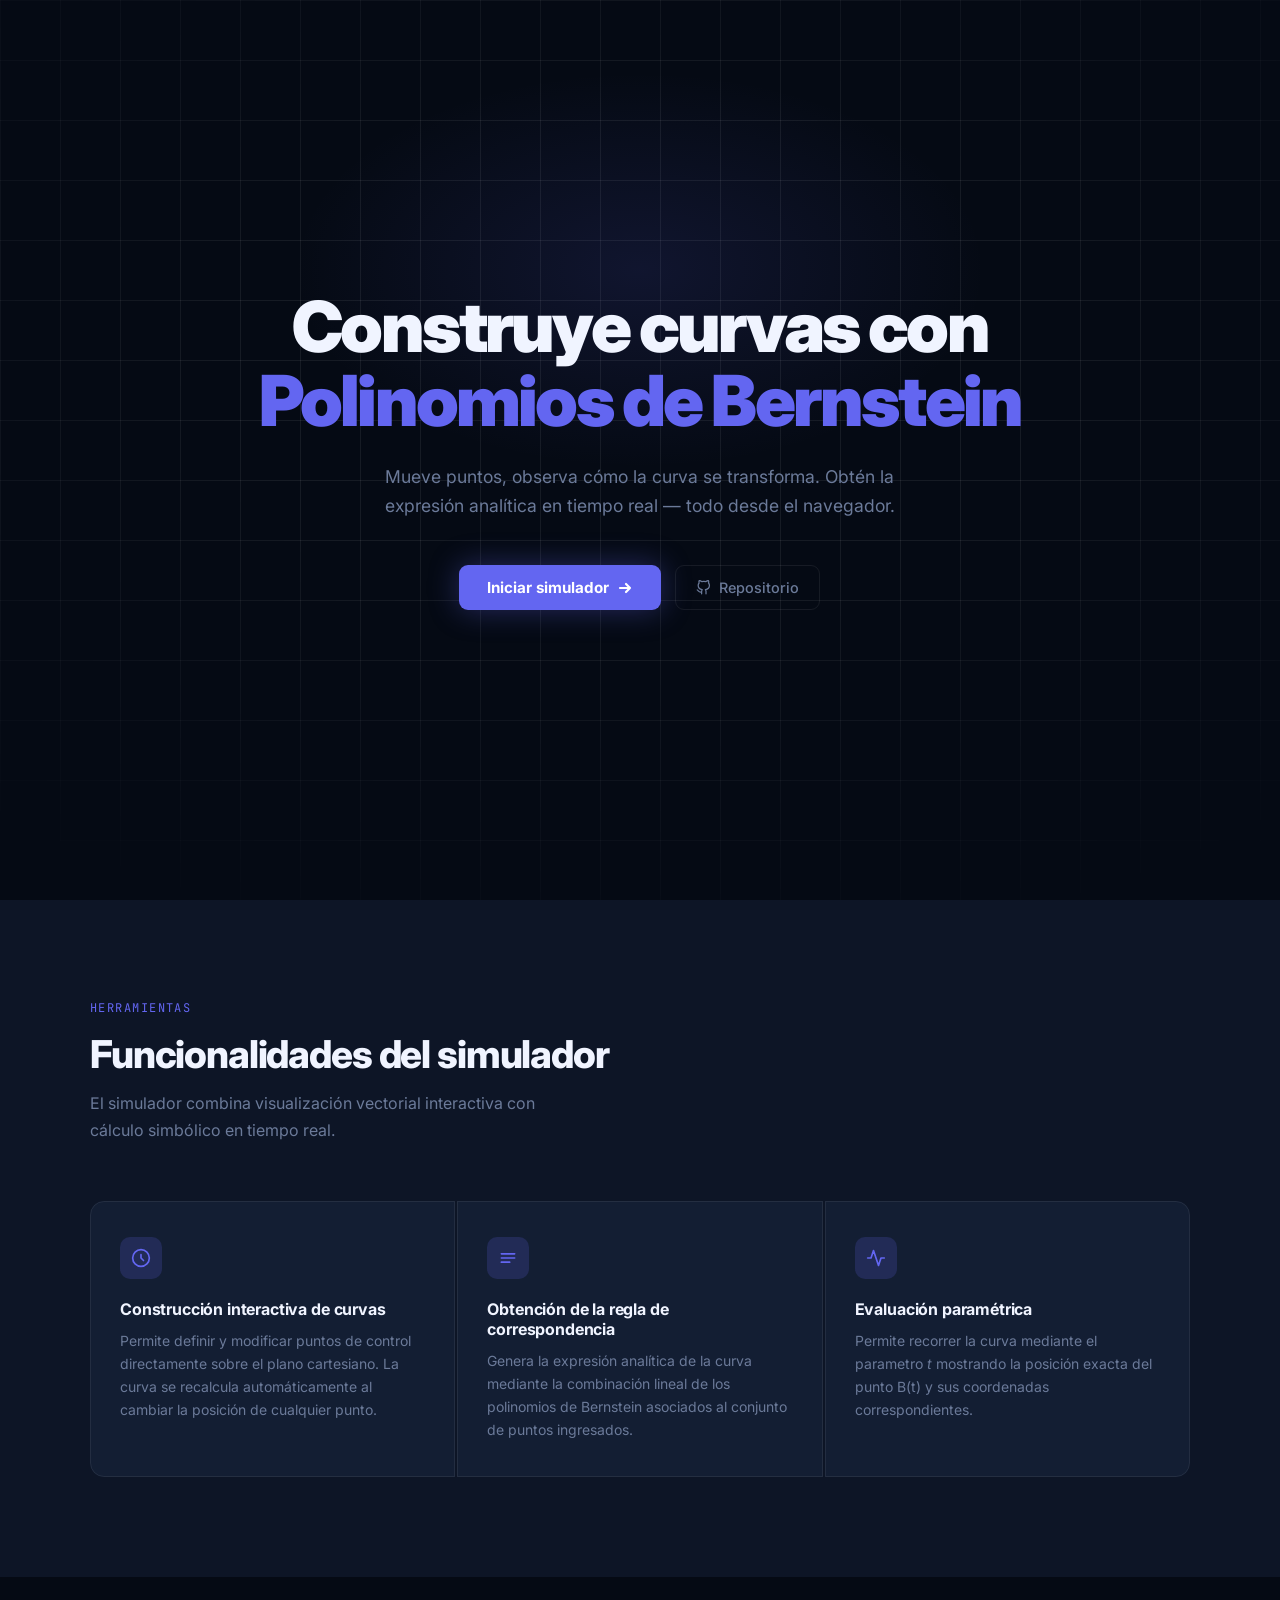
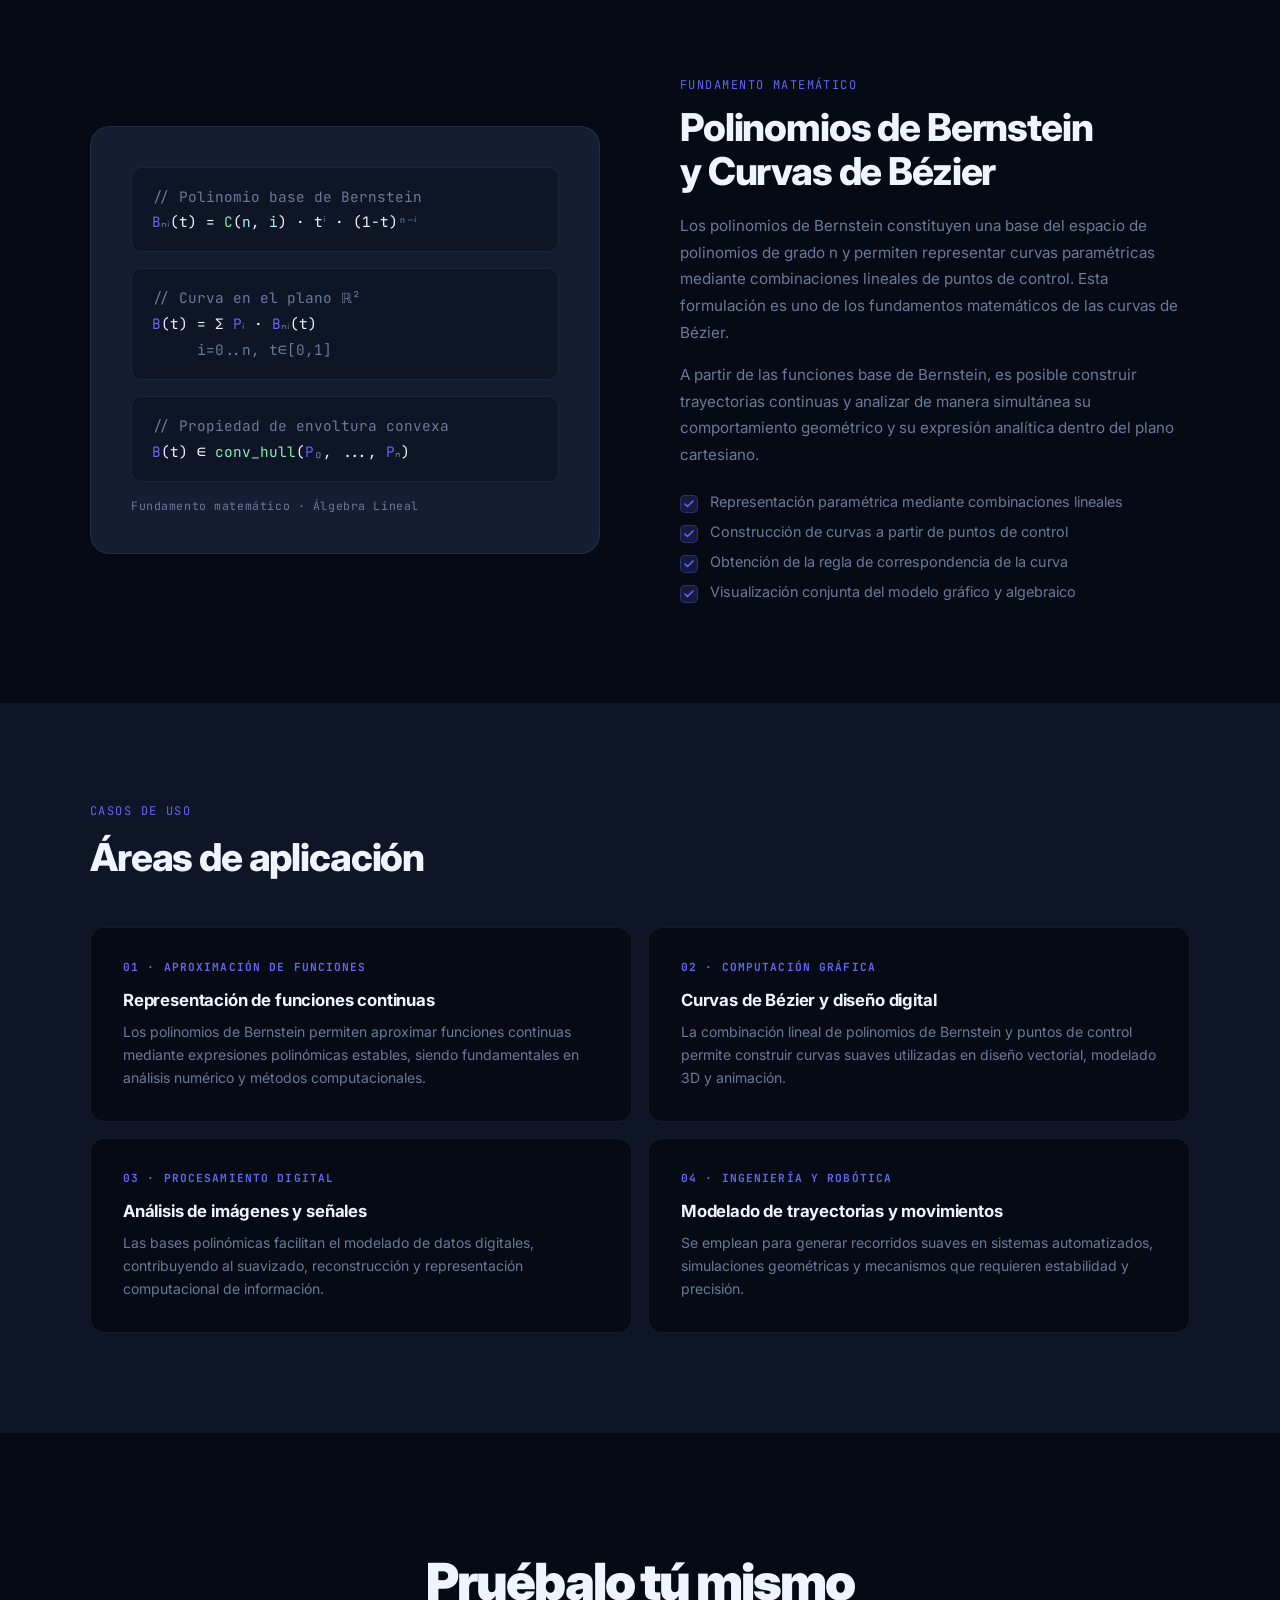
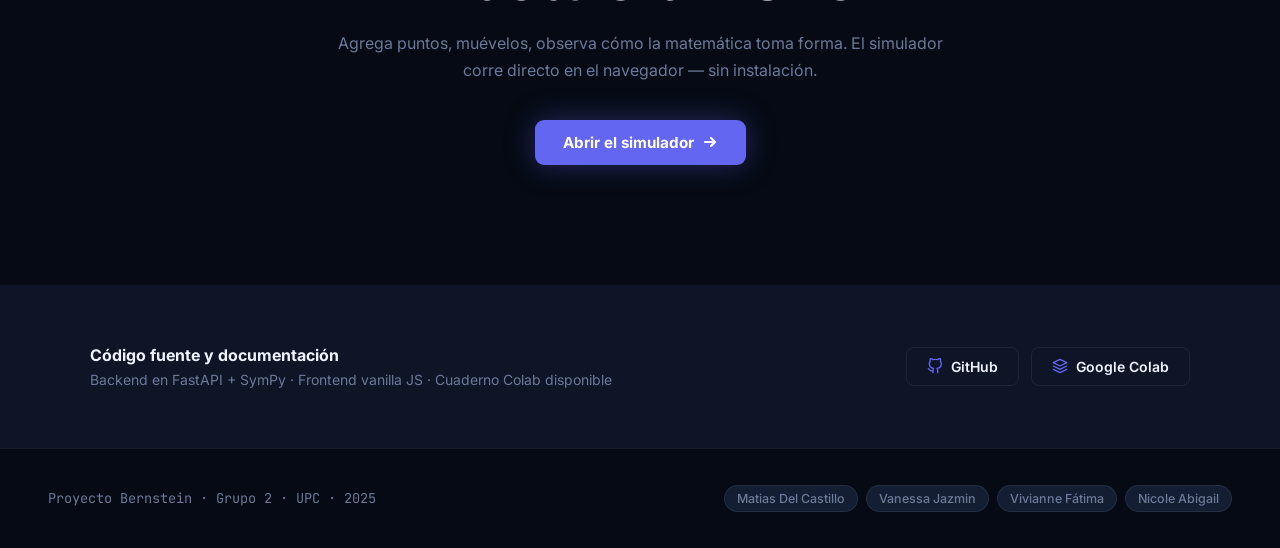
<file: frontend/index.html>
<!DOCTYPE html>
<html lang="es">
<head>
    <meta charset="UTF-8">
    <meta name="viewport" content="width=device-width, initial-scale=1.0">
    <title>Proyecto Bernstein · Grupo 2</title>
    <link rel="preconnect" href="https://fonts.googleapis.com">
    <link rel="preconnect" href="https://fonts.gstatic.com" crossorigin>
    <link href="https://fonts.googleapis.com/css2?family=Inter:wght@400;500;600;700;900&family=JetBrains+Mono:wght@400;500;700&display=swap" rel="stylesheet">
    <style>
        *, *::before, *::after { box-sizing: border-box; margin: 0; padding: 0; }

        :root {
            --black:   #050A14;
            --dark:    #0D1526;
            --surface: #131E33;
            --border:  rgba(255,255,255,0.07);
            --indigo:  #6366f1;
            --indigo-dim: rgba(99,102,241,0.18);
            --indigo-glow: rgba(99,102,241,0.45);
            --white:   #F0F4FF;
            --muted:   #6B7A99;
            --mono: 'JetBrains Mono', monospace;
            --sans: 'Inter', system-ui, sans-serif;
        }

        html { scroll-behavior: smooth; }

        body {
            font-family: var(--sans);
            background: var(--black);
            color: var(--white);
            -webkit-font-smoothing: antialiased;
            overflow-x: hidden;
        }

        /* ─── HERO ─── */
        .hero {
            min-height: 100vh;
            display: flex;
            flex-direction: column;
            align-items: center;
            justify-content: center;
            position: relative;
            overflow: hidden;
            padding: 60px 24px;
        }

        /* Subtle grid background */
        .hero::before {
            content: '';
            position: absolute;
            inset: 0;
            background-image:
                linear-gradient(var(--border) 1px, transparent 1px),
                linear-gradient(90deg, var(--border) 1px, transparent 1px);
            background-size: 60px 60px;
            mask-image: radial-gradient(ellipse 80% 70% at 50% 40%, black 40%, transparent 100%);
        }

        /* Glow behind hero */
        .hero-glow {
            position: absolute;
            top: 30%;
            left: 50%;
            transform: translate(-50%, -50%);
            width: 700px;
            height: 400px;
            background: radial-gradient(ellipse, rgba(99,102,241,0.12) 0%, transparent 70%);
            pointer-events: none;
        }

        .hero-content {
            position: relative;
            z-index: 2;
            text-align: center;
            max-width: 820px;
        }

        .eyebrow {
            display: inline-flex;
            align-items: center;
            gap: 8px;
            font-family: var(--mono);
            font-size: 0.78rem;
            font-weight: 500;
            color: var(--indigo);
            letter-spacing: 0.12em;
            text-transform: uppercase;
            margin-bottom: 28px;
            padding: 6px 14px;
            border: 1px solid rgba(99,102,241,0.3);
            border-radius: 100px;
            background: rgba(99,102,241,0.07);
        }
        .eyebrow::before {
            content: '';
            width: 6px; height: 6px;
            background: var(--indigo);
            border-radius: 50%;
        }

        h1 {
            font-size: clamp(2.6rem, 5.5vw, 4.4rem);
            font-weight: 900;
            line-height: 1.05;
            letter-spacing: -0.04em;
            color: var(--white);
            margin-bottom: 24px;
        }
        h1 em {
            font-style: normal;
            color: var(--indigo);
            position: relative;
        }

        .hero-sub {
            font-size: 1.1rem;
            color: var(--muted);
            line-height: 1.7;
            max-width: 560px;
            margin: 0 auto 44px;
        }

        .hero-buttons {
            display: flex;
            align-items: center;
            justify-content: center;
            gap: 14px;
        }
        .btn-main {
            display: inline-flex;
            align-items: center;
            gap: 8px;
            background: var(--indigo);
            color: #fff;
            font-family: var(--sans);
            font-weight: 700;
            font-size: 0.95rem;
            padding: 13px 28px;
            border-radius: 9px;
            text-decoration: none;
            box-shadow: 0 0 30px rgba(99,102,241,0.35);
            transition: box-shadow 0.2s, transform 0.15s;
        }
        .btn-main:hover {
            box-shadow: 0 0 50px rgba(99,102,241,0.55);
            transform: translateY(-2px);
        }
        .btn-main svg { transition: transform 0.2s; }
        .btn-main:hover svg { transform: translateX(3px); }

        .btn-ghost {
            display: inline-flex;
            align-items: center;
            gap: 8px;
            color: var(--muted);
            font-size: 0.9rem;
            font-weight: 500;
            text-decoration: none;
            padding: 13px 20px;
            border: 1px solid var(--border);
            border-radius: 9px;
            transition: color 0.2s, border-color 0.2s;
        }
        .btn-ghost:hover { color: var(--white); border-color: rgba(255,255,255,0.2); }

        /* ─── SECTION BASE ─── */
        section { padding: 100px 24px; }
        .section-inner { max-width: 1100px; margin: 0 auto; }

        /* ─── FEATURES ─── */
        #features { background: var(--dark); }
        .section-eyebrow {
            font-family: var(--mono);
            font-size: 0.75rem;
            color: var(--indigo);
            letter-spacing: 0.12em;
            text-transform: uppercase;
            margin-bottom: 16px;
        }
        .section-title {
            font-size: clamp(1.8rem, 3vw, 2.8rem);
            font-weight: 800;
            letter-spacing: -0.03em;
            line-height: 1.15;
            margin-bottom: 14px;
        }
        .section-desc {
            color: var(--muted);
            font-size: 1rem;
            line-height: 1.7;
            max-width: 480px;
            margin-bottom: 56px;
        }
        .features-grid {
            display: grid;
            grid-template-columns: repeat(3, 1fr);
            gap: 2px;
        }
        .feature-card {
            background: var(--surface);
            padding: 36px 30px;
            position: relative;
            overflow: hidden;
            transition: background 0.2s;
        }
        .feature-card:first-child { border-radius: 14px 0 0 14px; }
        .feature-card:last-child  { border-radius: 0 14px 14px 0; }
        .feature-card:hover { background: rgba(30,42,65,0.9); }
        .feature-card::after {
            content: '';
            position: absolute;
            inset: 0;
            border: 1px solid var(--border);
            pointer-events: none;
        }
        .feature-card:first-child::after { border-radius: 14px 0 0 14px; }
        .feature-card:last-child::after  { border-radius: 0 14px 14px 0; }

        .feature-icon {
            width: 42px; height: 42px;
            background: var(--indigo-dim);
            border-radius: 10px;
            display: flex; align-items: center; justify-content: center;
            margin-bottom: 20px;
            color: var(--indigo);
        }
        .feature-card h3 {
            font-size: 1rem;
            font-weight: 700;
            margin-bottom: 10px;
            letter-spacing: -0.01em;
        }
        .feature-card p {
            font-size: 0.875rem;
            color: var(--muted);
            line-height: 1.65;
        }

        /* ─── SPLIT SECTION ─── */
        #fundamento { background: var(--black); }
        .split-grid {
            display: grid;
            grid-template-columns: 1fr 1fr;
            gap: 80px;
            align-items: center;
        }
        .split-visual {
            background: var(--surface);
            border: 1px solid var(--border);
            border-radius: 20px;
            padding: 40px;
            display: flex;
            flex-direction: column;
            gap: 16px;
        }
        .formula-block {
            background: var(--dark);
            border: 1px solid var(--border);
            border-radius: 10px;
            padding: 16px 20px;
            font-family: var(--mono);
            font-size: 0.9rem;
            color: var(--white);
            line-height: 1.8;
        }
        .formula-block .kw  { color: var(--indigo); }
        .formula-block .num { color: #a5f3fc; }
        .formula-block .fn  { color: #86efac; }
        .formula-block .dim { color: var(--muted); }
        .formula-caption {
            font-family: var(--mono);
            font-size: 0.72rem;
            color: var(--muted);
            letter-spacing: 0.05em;
        }

        .split-text .section-eyebrow { margin-bottom: 12px; }
        .split-text .section-title { margin-bottom: 20px; }
        .split-text p {
            font-size: 0.95rem;
            color: var(--muted);
            line-height: 1.75;
            margin-bottom: 16px;
        }
        .property-list {
            list-style: none;
            display: flex;
            flex-direction: column;
            gap: 10px;
            margin-top: 24px;
        }
        .property-list li {
            display: flex;
            align-items: flex-start;
            gap: 12px;
            font-size: 0.9rem;
            color: var(--muted);
        }
        .property-list li::before {
            content: '';
            width: 18px; height: 18px;
            min-width: 18px;
            background: var(--indigo-dim);
            border: 1px solid rgba(99,102,241,0.3);
            border-radius: 5px;
            margin-top: 2px;
            display: flex;
            align-items: center;
            justify-content: center;
            background-image: url("data:image/svg+xml,%3Csvg xmlns='http://www.w3.org/2000/svg' width='10' height='8' viewBox='0 0 10 8'%3E%3Cpath d='M1 4l2.5 2.5L9 1' stroke='%236366f1' stroke-width='1.6' stroke-linecap='round' stroke-linejoin='round' fill='none'/%3E%3C/svg%3E");
            background-repeat: no-repeat;
            background-position: center;
        }

        /* ─── APLICACIONES ─── */
        #aplicaciones { background: var(--dark); }
        .apps-grid {
            display: grid;
            grid-template-columns: repeat(2, 1fr);
            gap: 16px;
        }
        .app-card {
            border: 1px solid var(--border);
            border-radius: 14px;
            padding: 32px;
            background: var(--black);
            transition: border-color 0.2s, transform 0.2s;
            position: relative;
            overflow: hidden;
        }
        .app-card::before {
            content: '';
            position: absolute;
            top: 0; left: 0; right: 0;
            height: 2px;
            background: linear-gradient(90deg, transparent, var(--indigo), transparent);
            opacity: 0;
            transition: opacity 0.2s;
        }
        .app-card:hover { border-color: rgba(99,102,241,0.35); transform: translateY(-3px); }
        .app-card:hover::before { opacity: 1; }
        .app-num {
            font-family: var(--mono);
            font-size: 0.7rem;
            color: var(--indigo);
            font-weight: 700;
            letter-spacing: 0.1em;
            margin-bottom: 16px;
            display: block;
        }
        .app-card h3 {
            font-size: 1.05rem;
            font-weight: 700;
            letter-spacing: -0.01em;
            margin-bottom: 10px;
        }
        .app-card p {
            font-size: 0.875rem;
            color: var(--muted);
            line-height: 1.65;
        }

        /* ─── CTA FINAL ─── */
        #cta {
            background: var(--black);
            text-align: center;
            padding: 120px 24px;
        }
        .cta-box {
            max-width: 640px;
            margin: 0 auto;
        }
        .cta-box h2 {
            font-size: clamp(2rem, 4vw, 3.2rem);
            font-weight: 900;
            letter-spacing: -0.04em;
            margin-bottom: 20px;
            line-height: 1.1;
        }
        .cta-box p {
            color: var(--muted);
            font-size: 1rem;
            line-height: 1.7;
            margin-bottom: 36px;
        }

        /* ─── RECURSOS ─── */
        #recursos { background: var(--dark); padding: 60px 24px; }
        .recursos-inner {
            max-width: 1100px;
            margin: 0 auto;
            display: flex;
            align-items: center;
            justify-content: space-between;
            gap: 32px;
        }
        .recursos-text h3 {
            font-size: 1rem;
            font-weight: 700;
            margin-bottom: 6px;
        }
        .recursos-text p { font-size: 0.875rem; color: var(--muted); }
        .recursos-links {
            display: flex;
            gap: 12px;
        }
        .res-link {
            display: inline-flex;
            align-items: center;
            gap: 8px;
            font-size: 0.875rem;
            font-weight: 600;
            text-decoration: none;
            color: var(--white);
            padding: 10px 20px;
            border: 1px solid var(--border);
            border-radius: 8px;
            transition: border-color 0.2s, background 0.2s;
        }
        .res-link:hover { border-color: rgba(99,102,241,0.5); background: var(--indigo-dim); }
        .res-link svg { color: var(--indigo); }

        /* ─── FOOTER ─── */
        footer {
            background: var(--black);
            border-top: 1px solid var(--border);
            padding: 36px 48px;
            display: flex;
            align-items: center;
            justify-content: space-between;
            gap: 20px;
            flex-wrap: wrap;
        }
        .footer-brand {
            font-family: var(--mono);
            font-size: 0.85rem;
            color: var(--muted);
        }
        .team-chips {
            display: flex;
            flex-wrap: wrap;
            gap: 8px;
        }
        .chip {
            font-size: 0.78rem;
            font-weight: 500;
            color: var(--muted);
            background: var(--surface);
            border: 1px solid var(--border);
            padding: 5px 12px;
            border-radius: 100px;
        }

        /* ─── RESPONSIVE ─── */
        @media (max-width: 900px) {
            .features-grid { grid-template-columns: 1fr; }
            .feature-card:first-child, .feature-card:last-child { border-radius: 14px; }
            .feature-card::after { border-radius: 14px !important; }
            .split-grid { grid-template-columns: 1fr; gap: 40px; }
            .apps-grid { grid-template-columns: 1fr; }
            .recursos-inner { flex-direction: column; align-items: flex-start; }
            footer { flex-direction: column; text-align: center; align-items: center; padding: 28px 24px; }
        }
        @media (prefers-reduced-motion: reduce) {
            * { animation: none !important; transition: none !important; }
        }
    </style>
</head>
<body>

<!-- ─── HERO ─── -->
<section class="hero">
    <div class="hero-glow"></div>
    <div class="hero-content">
        <h1>Construye curvas con<br><em>Polinomios de Bernstein</em></h1>
        <p class="hero-sub">Mueve puntos, observa cómo la curva se transforma. Obtén la expresión analítica en tiempo real — todo desde el navegador.</p>
        <div class="hero-buttons">
            <a href="app.html" class="btn-main">
                Iniciar simulador
                <svg width="16" height="16" viewBox="0 0 16 16" fill="none" stroke="currentColor" stroke-width="2.2" stroke-linecap="round" stroke-linejoin="round"><path d="M3 8h10M9 4l4 4-4 4"/></svg>
            </a>
            <a href="https://github.com/bktmatjv/Berstein-Project" target="_blank" class="btn-ghost">
                <svg width="15" height="15" viewBox="0 0 24 24" fill="none" stroke="currentColor" stroke-width="2" stroke-linecap="round" stroke-linejoin="round"><path d="M9 19c-5 1.5-5-2.5-7-3m14 6v-3.87a3.37 3.37 0 0 0-.94-2.61c3.14-.35 6.44-1.54 6.44-7A5.44 5.44 0 0 0 20 4.77 5.07 5.07 0 0 0 19.91 1S18.73.65 16 2.48a13.38 13.38 0 0 0-7 0C6.27.65 5.09 1 5.09 1A5.07 5.07 0 0 0 5 4.77a5.44 5.44 0 0 0-1.5 3.78c0 5.42 3.3 6.61 6.44 7A3.37 3.37 0 0 0 9 18.13V22"/></svg>
                Repositorio
            </a>
        </div>
    </div>
</section>

<!-- ─── FEATURES ─── -->
<section id="features">
    <div class="section-inner">
        <div class="section-eyebrow">Herramientas</div>
        <p class="section-title">Funcionalidades del simulador</p>
        <p class="section-desc">El simulador combina visualización vectorial interactiva con cálculo simbólico en tiempo real.</p>
        <div class="features-grid">
            <div class="feature-card">
                <div class="feature-icon">
                    <svg width="20" height="20" viewBox="0 0 24 24" fill="none" stroke="currentColor" stroke-width="2" stroke-linecap="round" stroke-linejoin="round"><circle cx="12" cy="12" r="10"/><path d="M12 8v4l3 3"/></svg>
                </div>
                <h3>Construcción interactiva de curvas</h3>
                <p>Permite definir y modificar puntos de control directamente sobre el plano cartesiano. La curva se recalcula automáticamente al cambiar la posición de cualquier punto.</p>
            </div>
            <div class="feature-card">
                <div class="feature-icon">
                    <svg width="20" height="20" viewBox="0 0 24 24" fill="none" stroke="currentColor" stroke-width="2" stroke-linecap="round" stroke-linejoin="round"><path d="M4 7h16M4 12h16M4 17h10"/></svg>
                </div>
                <h3>Obtención de la regla de correspondencia</h3>
                <p>Genera la expresión analítica de la curva mediante la combinación lineal de los polinomios de Bernstein asociados al conjunto de puntos ingresados.</p>
            </div>
            <div class="feature-card">
                <div class="feature-icon">
                    <svg width="20" height="20" viewBox="0 0 24 24" fill="none" stroke="currentColor" stroke-width="2" stroke-linecap="round" stroke-linejoin="round"><polyline points="22 12 18 12 15 21 9 3 6 12 2 12"/></svg>
                </div>
                <h3>Evaluación paramétrica</h3>
                <p>Permite recorrer la curva mediante el parametro <em>t</em> mostrando la posición exacta del punto B(t) y sus coordenadas correspondientes.</p>
            </div>
        </div>
    </div>
</section>

<!-- ─── FUNDAMENTO ─── -->
<section id="fundamento">
    <div class="section-inner">
        <div class="split-grid">
            <div class="split-visual">
                <div class="formula-block">
                    <span class="dim">// Polinomio base de Bernstein</span><br>
                    <span class="kw">B</span><span class="dim">ₙᵢ</span>(t) = <span class="fn">C</span>(<span class="num">n</span>, <span class="num">i</span>) · t<span class="dim">ⁱ</span> · (1−t)<span class="dim">ⁿ⁻ⁱ</span>
                </div>
                <div class="formula-block">
                    <span class="dim">// Curva en el plano ℝ²</span><br>
                    <span class="kw">B</span>(t) = Σ <span class="kw">P</span><span class="dim">ᵢ</span> · <span class="kw">B</span><span class="dim">ₙᵢ</span>(t)<br>
                    <span class="dim">&nbsp;&nbsp;&nbsp;&nbsp;&nbsp;i=0..n, t∈[0,1]</span>
                </div>
                <div class="formula-block">
                    <span class="dim">// Propiedad de envoltura convexa</span><br>
                    <span class="kw">B</span>(t) ∈ <span class="fn">conv_hull</span>(<span class="kw">P</span><span class="dim">₀</span>, ..., <span class="kw">P</span><span class="dim">ₙ</span>)
                </div>
                <span class="formula-caption">Fundamento matemático · Álgebra Lineal</span>
            </div>

            <div class="split-text">
                <div class="section-eyebrow">Fundamento matemático</div>
                <h2 class="section-title">Polinomios de Bernstein<br>y Curvas de Bézier</h2>
                <p>Los polinomios de Bernstein constituyen una base del espacio de polinomios de grado n y permiten representar curvas paramétricas mediante combinaciones lineales de puntos de control. Esta formulación es uno de los fundamentos matemáticos de las curvas de Bézier.</p>
                <p>A partir de las funciones base de Bernstein, es posible construir trayectorias continuas y analizar de manera simultánea su comportamiento geométrico y su expresión analítica dentro del plano cartesiano.</p>
                <ul class="property-list">
                    <li>Representación paramétrica mediante combinaciones lineales</li>
                    <li>Construcción de curvas a partir de puntos de control</li>
                    <li>Obtención de la regla de correspondencia de la curva</li>
                    <li>Visualización conjunta del modelo gráfico y algebraico</li>
                </ul>
            </div>
        </div>
    </div>
</section>

<!-- ─── APLICACIONES ─── -->
<section id="aplicaciones">
    <div class="section-inner">
        <div style="max-width:560px; margin-bottom:48px;">
            <div class="section-eyebrow">Casos de uso</div>
            <h2 class="section-title">Áreas de aplicación</h2>
        </div>
        <div class="apps-grid">
            <div class="app-card">
                <span class="app-num">01 · APROXIMACIÓN DE FUNCIONES</span>
                <h3>Representación de funciones continuas</h3>
                <p>Los polinomios de Bernstein permiten aproximar funciones continuas mediante expresiones polinómicas estables, siendo fundamentales en análisis numérico y métodos computacionales.</p>
            </div>

            <div class="app-card">
                <span class="app-num">02 · COMPUTACIÓN GRÁFICA</span>
                <h3>Curvas de Bézier y diseño digital</h3>
                <p>La combinación lineal de polinomios de Bernstein y puntos de control permite construir curvas suaves utilizadas en diseño vectorial, modelado 3D y animación.</p>
            </div>

            <div class="app-card">
                <span class="app-num">03 · PROCESAMIENTO DIGITAL</span>
                <h3>Análisis de imágenes y señales</h3>
                <p>Las bases polinómicas facilitan el modelado de datos digitales, contribuyendo al suavizado, reconstrucción y representación computacional de información.</p>
            </div>

            <div class="app-card">
                <span class="app-num">04 · INGENIERÍA Y ROBÓTICA</span>
                <h3>Modelado de trayectorias y movimientos</h3>
                <p>Se emplean para generar recorridos suaves en sistemas automatizados, simulaciones geométricas y mecanismos que requieren estabilidad y precisión.</p>
            </div>
        </div>
    </div>
</section>

<!-- ─── CTA FINAL ─── -->
<section id="cta">
    <div class="cta-box">
        <h2>Pruébalo tú mismo</h2>
        <p>Agrega puntos, muévelos, observa cómo la matemática toma forma. El simulador corre directo en el navegador — sin instalación.</p>
        <a href="app.html" class="btn-main" style="margin: 0 auto; width: fit-content; display: inline-flex;">
            Abrir el simulador
            <svg width="16" height="16" viewBox="0 0 16 16" fill="none" stroke="currentColor" stroke-width="2.2" stroke-linecap="round" stroke-linejoin="round"><path d="M3 8h10M9 4l4 4-4 4"/></svg>
        </a>
    </div>
</section>

<!-- ─── RECURSOS ─── -->
<section id="recursos">
    <div class="recursos-inner">
        <div class="recursos-text">
            <h3>Código fuente y documentación</h3>
            <p>Backend en FastAPI + SymPy · Frontend vanilla JS · Cuaderno Colab disponible</p>
        </div>
        <div class="recursos-links">
            <a href="https://github.com/bktmatjv/Berstein-Project" target="_blank" class="res-link">
                <svg width="16" height="16" viewBox="0 0 24 24" fill="none" stroke="currentColor" stroke-width="2" stroke-linecap="round" stroke-linejoin="round"><path d="M9 19c-5 1.5-5-2.5-7-3m14 6v-3.87a3.37 3.37 0 0 0-.94-2.61c3.14-.35 6.44-1.54 6.44-7A5.44 5.44 0 0 0 20 4.77 5.07 5.07 0 0 0 19.91 1S18.73.65 16 2.48a13.38 13.38 0 0 0-7 0C6.27.65 5.09 1 5.09 1A5.07 5.07 0 0 0 5 4.77a5.44 5.44 0 0 0-1.5 3.78c0 5.42 3.3 6.61 6.44 7A3.37 3.37 0 0 0 9 18.13V22"/></svg>
                GitHub
            </a>
            <a href="https://colab.research.google.com/drive/143v2Snk3nfni_75loirTV2I3OMVnpND0?usp=sharing" target="_blank" class="res-link">
                <svg width="16" height="16" viewBox="0 0 24 24" fill="none" stroke="currentColor" stroke-width="2" stroke-linecap="round" stroke-linejoin="round"><path d="M12 2L2 7l10 5 10-5-10-5z"/><path d="M2 17l10 5 10-5"/><path d="M2 12l10 5 10-5"/></svg>
                Google Colab
            </a>
        </div>
    </div>
</section>

<footer>
    <span class="footer-brand">Proyecto Bernstein · Grupo 2 · UPC · 2025</span>
    <div class="team-chips">
        <span class="chip">Matias Del Castillo</span>
        <span class="chip">Vanessa Jazmin</span>
        <span class="chip">Vivianne Fátima</span>
        <span class="chip">Nicole Abigail</span>
    </div>
</footer>

</body>
</html>
</file>
